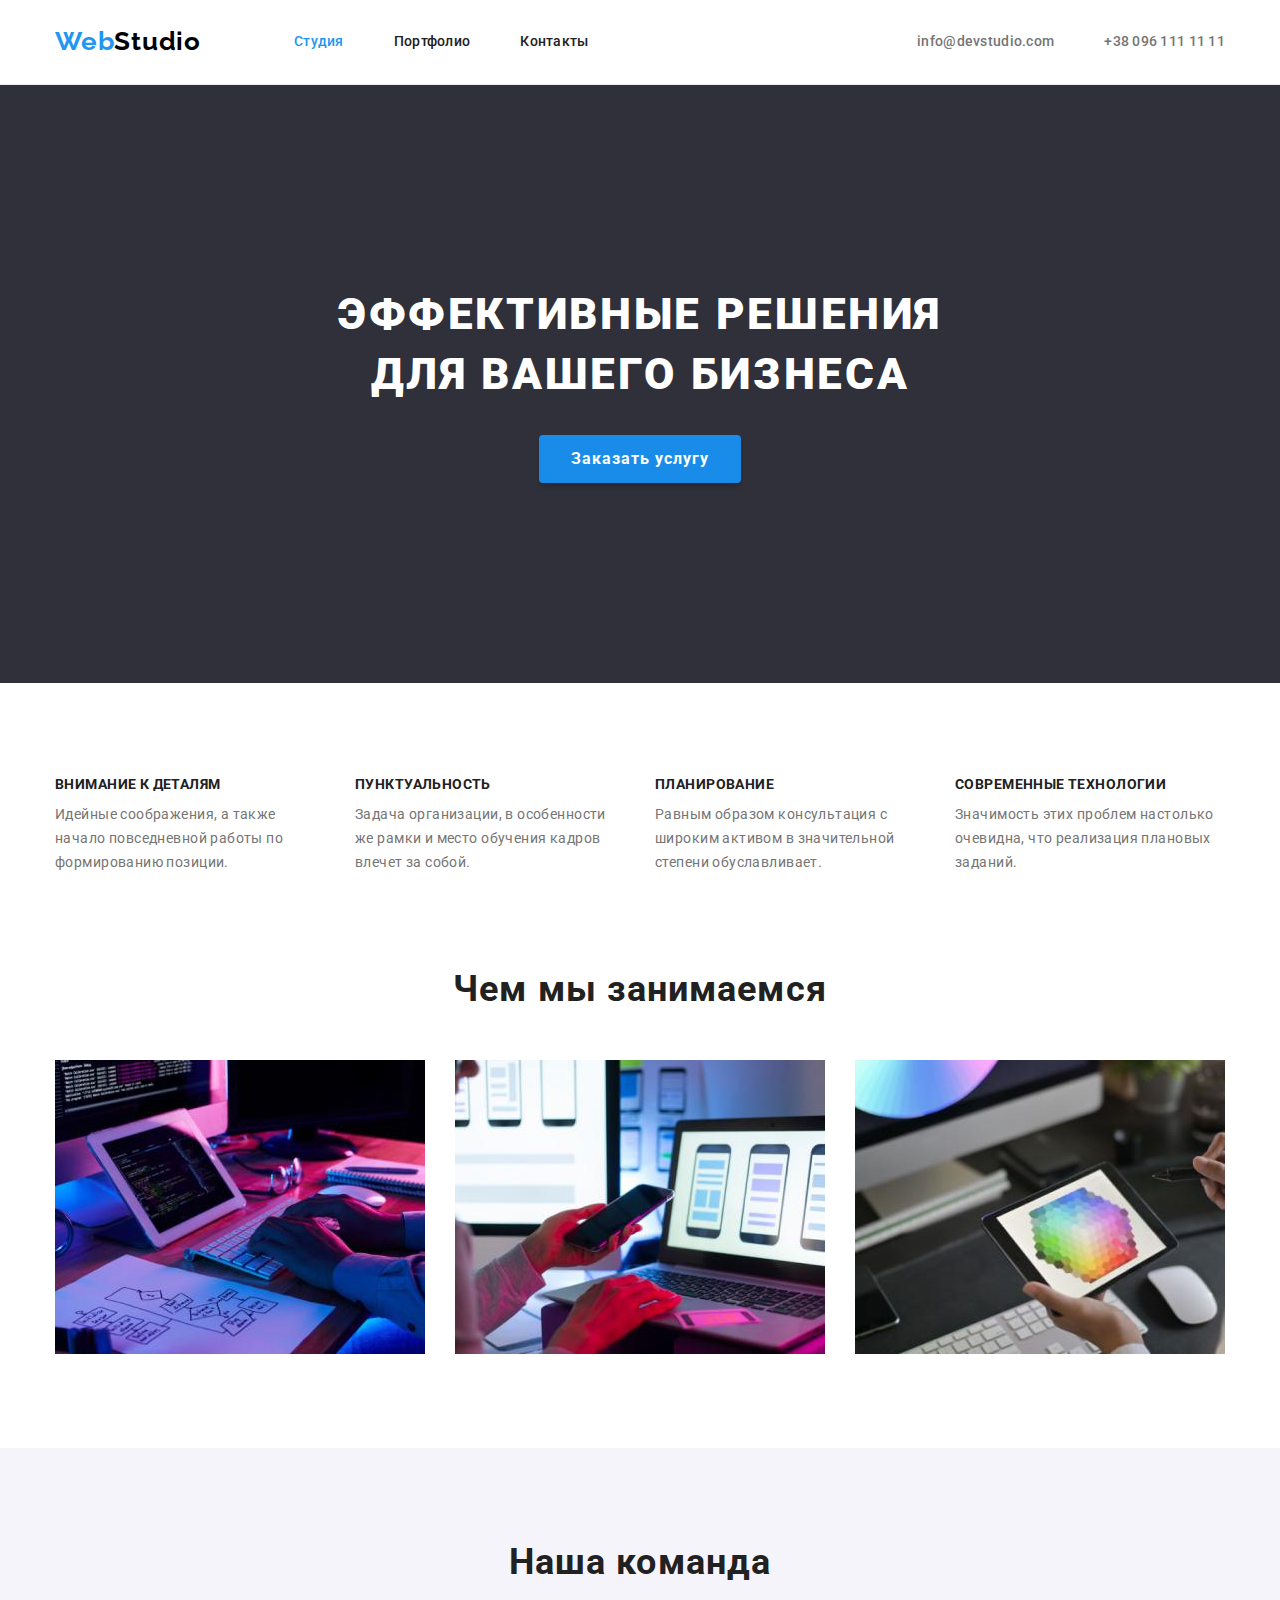
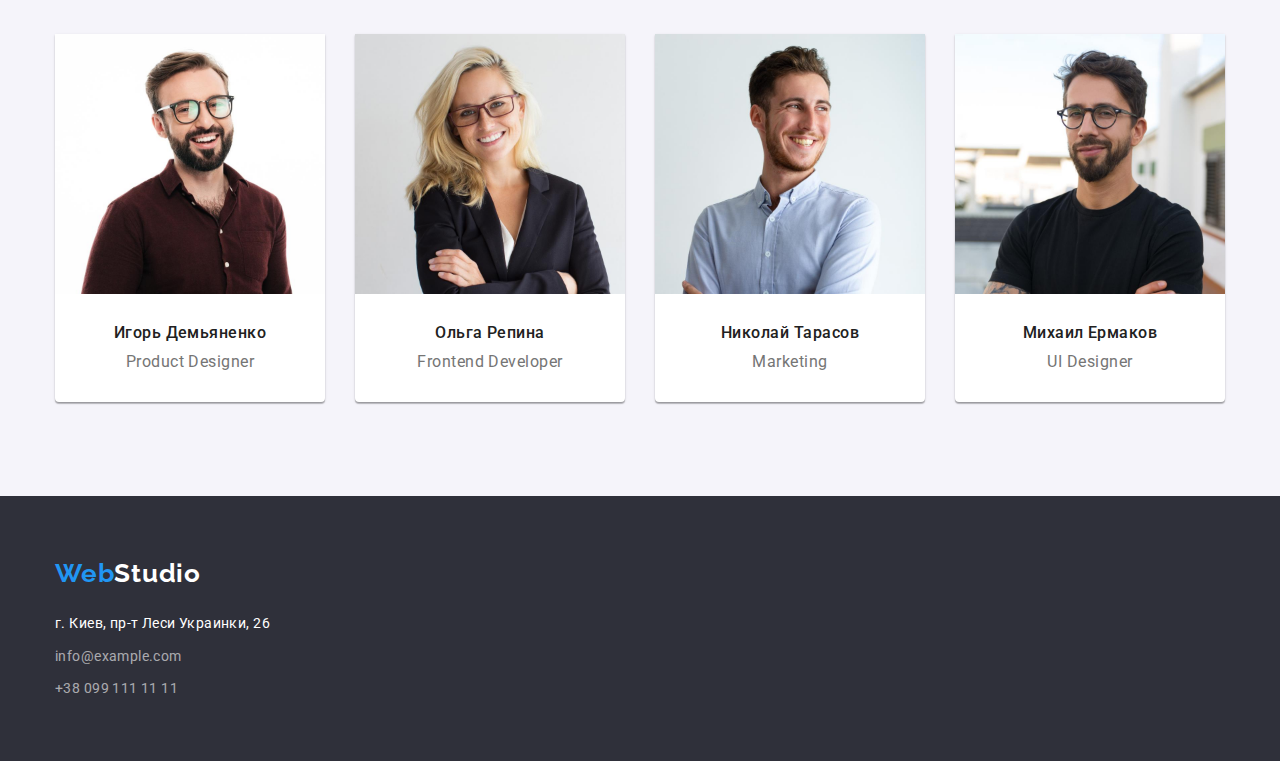
<file: index.html>
<!DOCTYPE html>
<html lang="ru">
  <head>
    <meta charset="UTF-8" />
    <meta http-equiv="X-UA-Compatible" content="IE=edge" />
    <meta name="viewport" content="width=device-width, initial-scale=1.0" />
    <title>Web Studio</title>
    <link
      href="https://fonts.googleapis.com/css2?family=Raleway:wght@700&family=Roboto:wght@400;500;700;900&display=swap"
      rel="stylesheet"
    />
    <link rel="stylesheet" href="./style/normalize.css" />
    <link rel="stylesheet" href="./style/style.css" />
  </head>
  <body>
    <!-- header -->
    <header class="page-header">
      <div class="container main-nav">
        <nav class="site-nav">
          <a class="logo" href="index.html"><span class="accent">Web</span>Studio</a>
          <ul class="nav-content">
            <li class="item">
              <a class="link current" aria-current="page" href="index.html">Студия</a>
            </li>
            <li class="item"><a class="link" href="portfolio.html">Портфолио</a></li>
            <li class="item"><a class="link" href="">Контакты</a></li>
          </ul>
        </nav>

        <!-- header contacts -->
        <ul class="header-contacts">
          <li class="item">
            <a class="link" href="mailto:info@devstudio.com">info@devstudio.com</a>
          </li>
          <li class="item">
            <a class="link" href="tel:+380961111111">+38 096 111 11 11</a>
          </li>
        </ul>
      </div>
    </header>

    <main>
      <!-- section hero -->
      <section class="hero">
        <div class="container">
          <h1 class="hero-title">
            Эффективные решения <br />
            для вашего бизнеса
          </h1>
          <button class="button-hero" type="button">Заказать услугу</button>
        </div>
      </section>

      <!-- section feature -->
      <section class="section">
        <div class="container">
          <h2 class="visually-hidden">Lorem, ipsum dolor.</h2>
          <ul class="feature-list">
            <li class="item">
              <h3 class="feature-title">Внимание к деталям</h3>
              <p class="feature-subtitle">
                Идейные соображения, а также начало повседневной работы по формированию позиции.
              </p>
            </li>
            <li class="item">
              <h3 class="feature-title">Пунктуальность</h3>
              <p class="feature-subtitle">
                Задача организации, в особенности же рамки и место обучения кадров влечет за собой.
              </p>
            </li>
            <li class="item">
              <h3 class="feature-title">Планирование</h3>
              <p class="feature-subtitle">
                Равным образом консультация с широким активом в значительной степени обуславливает.
              </p>
            </li>
            <li class="item">
              <h3 class="feature-title">Современные технологии</h3>
              <p class="feature-subtitle">
                Значимость этих проблем настолько очевидна, что реализация плановых заданий.
              </p>
            </li>
          </ul>
        </div>
      </section>

      <!-- section about job -->
      <section class="section no-padding-top">
        <div class="container">
          <h2 class="section-title">Чем мы занимаемся</h2>
          <ul class="job-descr-list">
            <li class="job-descr-item">
              <img src="./images/imgdescription.jpg" width="370" alt="Coding" />
            </li>
            <li class="job-descr-item">
              <img src="./images/imgdescription2.jpg" width="370" alt="Adaptive" />
            </li>
            <li class="job-descr-item">
              <img src="./images/imgdescription3.jpg" width="370" alt="Webdesign" />
            </li>
          </ul>
        </div>
      </section>

      <!-- section our team -->
      <section class="section ourteam">
        <div class="container">
          <h2 class="section-title">Наша команда</h2>
          <ul class="team-list">
            <li class="team-item">
              <img src="./images/imgourteam1.jpg" alt="Igor Demianenko" width="270" />
              <div class="box-content">
                <h3 class="employee-name">Игорь Демьяненко</h3>
                <p class="employee-post">Product Designer</p>
              </div>
            </li>
            <li class="team-item">
              <img src="./images/imgourteam2.jpg" alt="Olga Repina" width="270" />
              <div class="box-content">
                <h3 class="employee-name">Ольга Репина</h3>
                <p class="employee-post">Frontend Developer</p>
              </div>
            </li>
            <li class="team-item">
              <img src="./images/imgourteam3.jpg" alt="Nikolai Tarasov" width="270" />
              <div class="box-content">
                <h3 class="employee-name">Николай Тарасов</h3>
                <p class="employee-post">Marketing</p>
              </div>
            </li>
            <li class="team-item">
              <img src="./images/imgourteam4.jpg" alt="Mikhail Ermakov" width="270" />
              <div class="box-content">
                <h3 class="employee-name">Михаил Ермаков</h3>
                <p class="employee-post">UI Designer</p>
              </div>
            </li>
          </ul>
        </div>
      </section>
    </main>

    <!-- footer -->
    <footer class="page-footer">
      <div class="container">
        <address>
          <a class="logo" href="index.html"><span class="accent">Web</span>Studio</a>
          <ul class="footer-list">
            <li class="item">
              <a class="footer-link" href="https://goo.gl/maps/7V2KFMS97qNm39mE7" target="_blank">
                г. Киев, пр-т Леси Украинки, 26</a
              >
            </li>
            <li class="item">
              <a class="footer-link opacity-link" href="mailto:info@example.com"
                >info@example.com</a
              >
            </li>
            <li class="item">
              <a class="footer-link opacity-link" href="tel:+380991111111">+38 099 111 11 11</a>
            </li>
          </ul>
        </address>
      </div>
    </footer>
  </body>
</html>
</file>
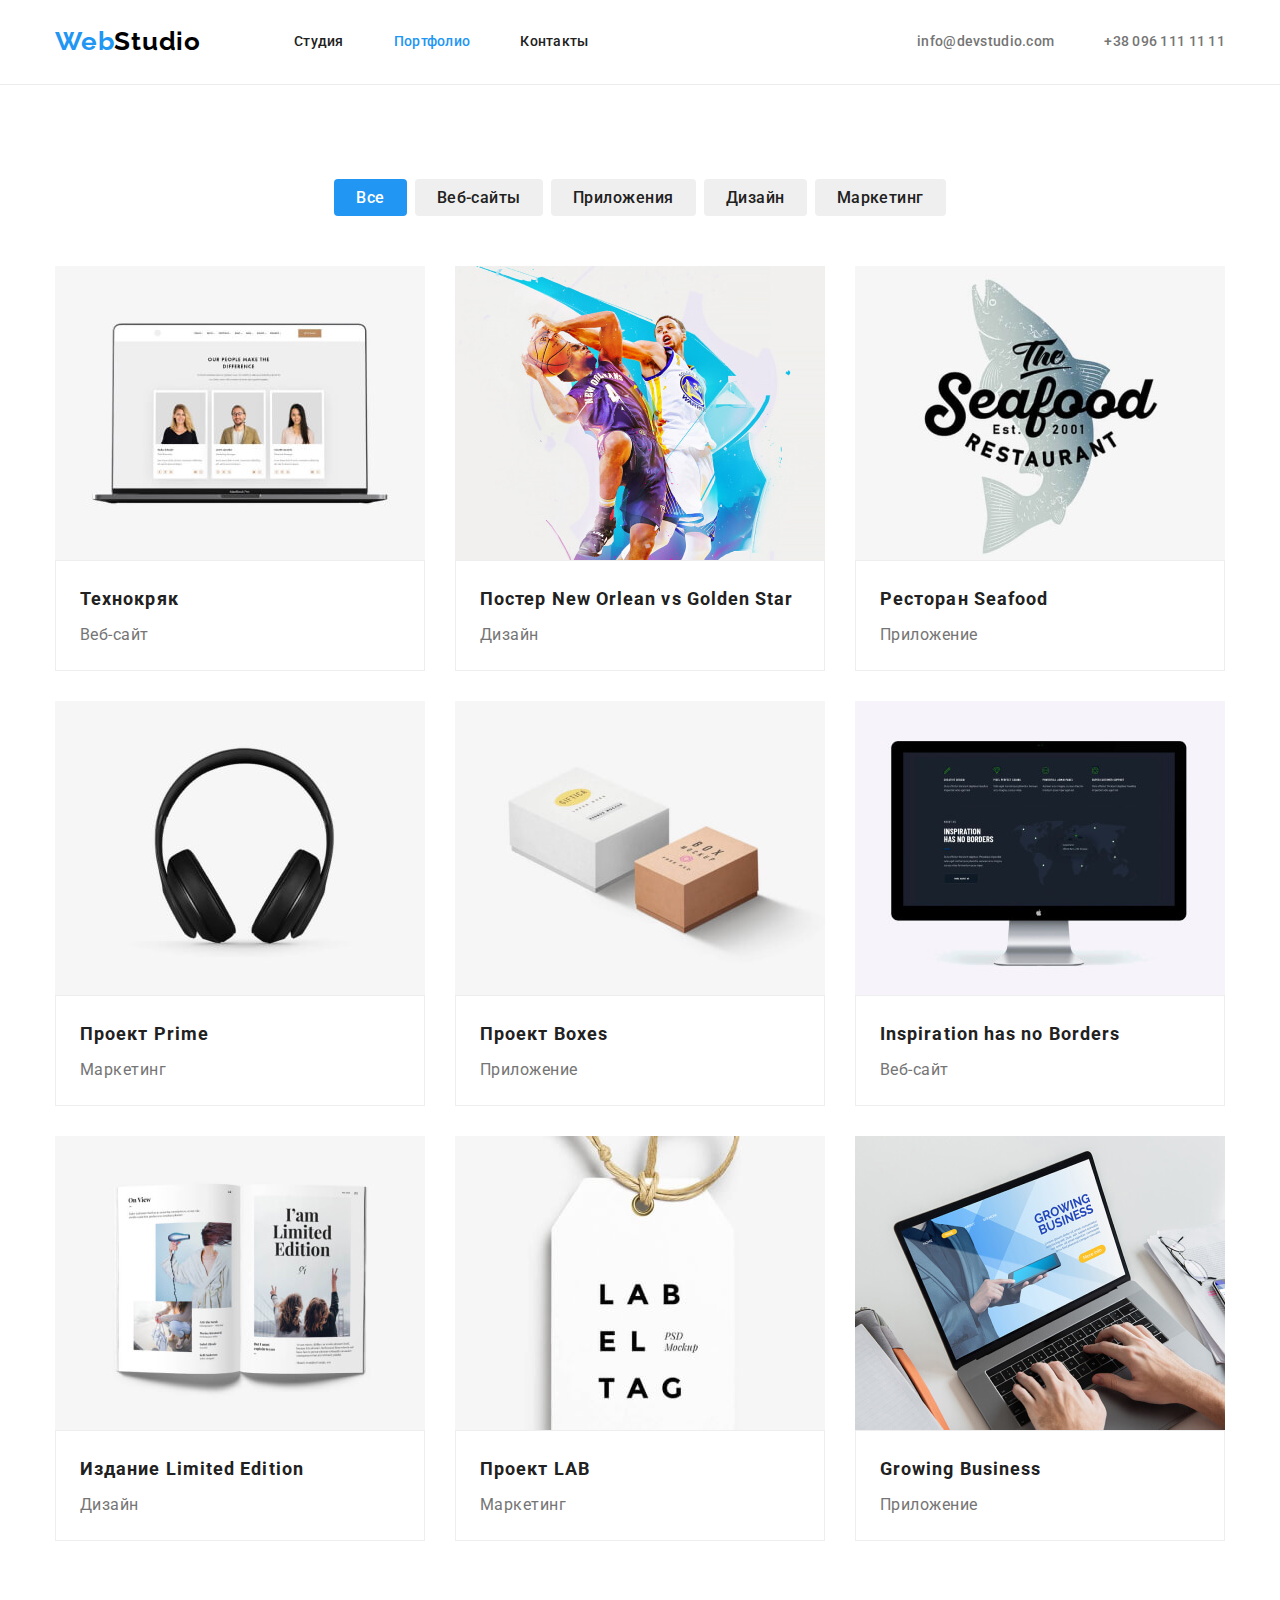
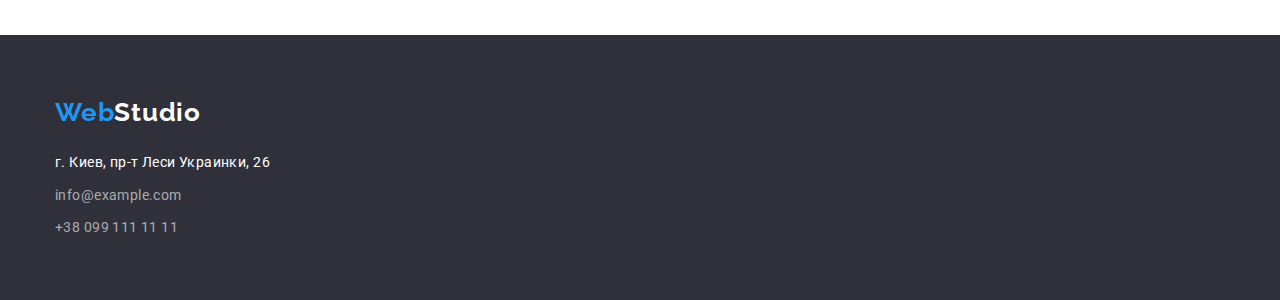
<file: portfolio.html>
<!DOCTYPE html>
<html lang="ru">
  <head>
    <meta charset="UTF-8" />
    <meta http-equiv="X-UA-Compatible" content="IE=edge" />
    <meta name="viewport" content="width=device-width, initial-scale=1.0" />
    <link
      href="https://fonts.googleapis.com/css2?family=Raleway:wght@700&family=Roboto:wght@400;500;700;900&display=swap"
      rel="stylesheet"
    />
    <title>Portfolio</title>
    <link rel="stylesheet" href="./style/normalize.css" />
    <link rel="stylesheet" href="./style/style.css" />
  </head>
  <body>
    <!-- header -->
    <header class="page-header">
      <div class="container main-nav">
        <nav class="site-nav">
          <a class="logo" href="index.html"><span class="accent">Web</span>Studio</a>
          <ul class="nav-content">
            <li class="item">
              <a class="link" href="index.html">Студия</a>
            </li>
            <li class="item">
              <a class="link current" aria-current="page" href="portfolio.html">Портфолио</a>
            </li>
            <li class="item"><a class="link" href="">Контакты</a></li>
          </ul>
        </nav>

        <!-- header contacts -->

        <ul class="header-contacts">
          <li class="item">
            <a class="link" href="mailto:info@devstudio.com">info@devstudio.com</a>
          </li>
          <li class="item">
            <a class="link" href="tel:+380961111111">+38 096 111 11 11</a>
          </li>
        </ul>
      </div>
    </header>

    <!-- section portfolio -->

    <main>
      <section class="section">
        <div class="container">
          <h1 class="visually-hidden">Lorem ipsum dolor sit amet.</h1>
          <ul class="filters">
            <li class="item"><button class="button-item current-btn" type="button">Все</button></li>
            <li class="item"><button class="button-item" type="button">Веб-сайты</button></li>
            <li class="item"><button class="button-item" type="button">Приложения</button></li>
            <li class="item"><button class="button-item" type="button">Дизайн</button></li>
            <li class="item"><button class="button-item" type="button">Маркетинг</button></li>
          </ul>

          <ul class="block-cards">
            <li class="card-items">
              <a class="card-link" href="">
                <img width="370" src="./images/imgportfolio.jpg" alt="website" />
                <div class="wrapper-title">
                  <h2 class="card-title">Технокряк</h2>
                  <p class="card-subtitle">Веб-сайт</p>
                </div>
              </a>
            </li>

            <li class="card-items">
              <a class="card-link" href="">
                <img width="370" src="./images/imgportfolio2.jpg" alt="design" />
                <div class="wrapper-title">
                  <h2 class="card-title">Постер New Orlean vs Golden Star</h2>
                  <p class="card-subtitle">Дизайн</p>
                </div>
              </a>
            </li>

            <li class="card-items">
              <a class="card-link" href="">
                <img width="370" src="./images/imgportfolio3.jpg" alt="application" />
                <div class="wrapper-title">
                  <h2 class="card-title">Ресторан Seafood</h2>
                  <p class="card-subtitle">Приложение</p>
                </div>
              </a>
            </li>

            <li class="card-items">
              <a class="card-link" href="">
                <img width="370" src="./images/imgportfolio4.jpg" alt="marketing" />
                <div class="wrapper-title">
                  <h2 class="card-title">Проект Prime</h2>
                  <p class="card-subtitle">Маркетинг</p>
                </div>
              </a>
            </li>

            <li class="card-items">
              <a class="card-link" href="">
                <img width="370" src="./images/imgportfolio5.jpg" alt="application" />
                <div class="wrapper-title">
                  <h2 class="card-title">Проект Boxes</h2>
                  <p class="card-subtitle">Приложение</p>
                </div>
              </a>
            </li>

            <li class="card-items">
              <a class="card-link" href="">
                <img width="370" src="./images/imgportfolio6.jpg" alt="website" />
                <div class="wrapper-title">
                  <h2 class="card-title">Inspiration has no Borders</h2>
                  <p class="card-subtitle">Веб-сайт</p>
                </div>
              </a>
            </li>

            <li class="card-items">
              <a class="card-link" href="">
                <img width="370" src="./images/imgportfolio7.jpg" alt="design" />
                <div class="wrapper-title">
                  <h2 class="card-title">Издание Limited Edition</h2>
                  <p class="card-subtitle">Дизайн</p>
                </div>
              </a>
            </li>

            <li class="card-items">
              <a class="card-link" href="">
                <img width="370" src="./images/imgportfolio8.jpg" alt="Marketing" />
                <div class="wrapper-title">
                  <h2 class="card-title">Проект LAB</h2>
                  <p class="card-subtitle">Маркетинг</p>
                </div>
              </a>
            </li>

            <li class="card-items">
              <a class="card-link" href="">
                <img width="370" src="./images/imgportfolio9.jpg" alt="application" />
                <div class="wrapper-title">
                  <h2 class="card-title">Growing Business</h2>
                  <p class="card-subtitle">Приложение</p>
                </div>
              </a>
            </li>
          </ul>
        </div>
      </section>
    </main>

    <!-- footer -->

    <footer class="page-footer">
      <div class="container">
        <address>
          <a class="logo" href="index.html"><span class="accent">Web</span>Studio</a>
          <ul class="footer-list">
            <li class="item">
              <a class="footer-link" href="https://goo.gl/maps/7V2KFMS97qNm39mE7" target="_blank">
                г. Киев, пр-т Леси Украинки, 26</a
              >
            </li>
            <li class="item">
              <a class="footer-link opacity-link" href="mailto:info@example.com"
                >info@example.com</a
              >
            </li>
            <li class="item">
              <a class="footer-link opacity-link" href="tel:+380991111111">+38 099 111 11 11</a>
            </li>
          </ul>
        </address>
      </div>
    </footer>
  </body>
</html>
</file>
<file: style/style.css>
:root {
  --logo-black-color: #000000;
  --main-color-text: #212121;
  --second-color-text: #ffffff;
  --link-hover-color: #2196f3;
  --subtitle-color: #757575;
  --border-color: #ececec;
  --border-portfolio-color: #eeeeee;
  --hero-bg-color: #2f303a;
  --hero-button-color: #188ce8;
  --filter-button-bgcolor: #f5f4fa;
  --backgroun-ourteam-section: #f5f4fa;
  --ourteam-bgcolor: #f5f4fa;
  --footer-link-color: rgba(255, 255, 255, 0.6);
}
/* body */

body {
  font-family: 'Roboto', sans-serif;
  font-size: 14px;

  background-color: var(--second-color-text);
  color: var(--main-color-text);
}

h1,
h2,
h3,
h4 {
  margin: 0;
}
ul {
  list-style: none;
  padding: 0;
  margin: 0;
}

/* header */

.container {
  width: 1200px;
  padding-left: 15px;
  padding-right: 15px;
  margin-left: auto;
  margin-right: auto;
}
.page-header {
  border-bottom: 1px solid var(--border-color);
}

.logo {
  display: block;
  padding-top: 24px;
  padding-bottom: 24px;

  color: var(--logo-black-color);
  font-family: 'Raleway', sans-serif;
  font-weight: 700;
  font-size: 26px;
  line-height: 1.38;
  letter-spacing: 0.03em;
  text-decoration: none;
}

ul {
  list-style: none;
  padding: 0;
  margin: 0;
}

.nav-content .link {
  color: var(--main-color-text);
  font-weight: 500;
  line-height: 1.4;
  letter-spacing: 0.02em;
  text-decoration: none;
}

.nav-content .item + .item,
.header-contacts .item + .item {
  margin-left: 50px;
}

/* .nav-content .item:not(:last-child),
.header-contacts .item:not(:last-child) {
  margin-right: 50px;
} */

/* header contacts */

.header-contacts .link {
  color: var(--subtitle-color);
  font-weight: 500;
  line-height: 1.4;
  letter-spacing: 0.02em;
  text-decoration: none;
}

.nav-content .link,
.header-contacts .link {
  display: block;
  padding-top: 32px;
  padding-bottom: 32px;
}

.accent {
  color: var(--link-hover-color);
}

.nav-content .link:hover,
.nav-content .link:focus,
.header-contacts .link:hover,
.header-contacts .link:focus,
.nav-content .link.current {
  color: var(--link-hover-color);
}

/* flex header*/

.main-nav {
  display: flex;
  align-items: center;
}

.nav-content {
  display: flex;
  margin-left: 93px;
}

.site-nav {
  display: flex;
}
.header-contacts {
  display: flex;
  margin-left: auto;
}

/* section-padding */

.section {
  padding: 94px 0;
}
.section.no-padding-top {
  padding-top: 0;
}

/* section hero */

.hero {
  background-color: var(--hero-bg-color);
  color: var(--second-color-text);
  text-align: center;

  padding-top: 200px;
  padding-bottom: 200px;
}

.hero-title {
  margin-bottom: 30px;

  font-weight: 900;
  font-size: 44px;
  line-height: 1.36;
  letter-spacing: 0.06em;
  text-transform: uppercase;
}

.button-hero {
  min-width: 200px;
  padding: 10px 32px;

  background-color: var(--hero-button-color);
  color: var(--second-color-text);
  font-weight: 700;
  font-size: 16px;
  line-height: 1.8;
  letter-spacing: 0.06em;

  box-shadow: 0px 4px 4px rgba(0, 0, 0, 0.15);
  border-radius: 4px;
  border-style: none;
  cursor: pointer;
}

.button-hero:hover {
  background-color: var(--link-hover-color);
}

/* section feature */

.visually-hidden {
  position: absolute;
  width: 1px;
  height: 1px;
  margin: -1px;
  border: 0;
  padding: 0;
  white-space: nowrap;
  clip-path: inset(100%);
  clip: rect(0 0 0 0);
  overflow: hidden;
}
.feature-list {
  display: flex;
}

.feature-list .item {
  width: calc((100% - 90px) / 4);
  margin-right: 30px;
}

.feature-list .item:nth-child(4) {
  margin-right: 0;
}

.feature-title {
  margin-bottom: 10px;

  font-weight: 700;
  font-size: 14px;
  line-height: 1.14;
  letter-spacing: 0.03em;
  text-transform: uppercase;
}

.feature-subtitle {
  margin-bottom: 0;
  margin-top: 0;

  font-weight: 400;
  font-size: 14px;
  line-height: 1.7;
  letter-spacing: 0.03em;
  color: var(--subtitle-color);
}

/* section about job */

.section-title {
  margin-bottom: 50px;

  font-weight: 700;
  font-size: 36px;
  line-height: 1.16;
  text-align: center;
  letter-spacing: 0.03em;
}

.job-descr-list {
  display: flex;
}

.job-descr-item {
  width: calc((100%-60px) / 3);
  margin-right: 30px;
}

.job-descr-item:nth-child(3n) {
  margin-right: 0;
}

.job-descr-item img,
.team-list img,
.card-link > img {
  display: block;
}

/* section our team */

.ourteam {
  background-color: var(--backgroun-ourteam-section);
}

.team-list {
  display: flex;

  text-align: center;
}

.team-list .team-item {
  width: calc((100%-90px) / 4);
  margin-right: 30px;

  background: var(--second-color-text);
  box-shadow: 0px 1px 3px rgba(0, 0, 0, 0.12), 0px 1px 1px rgba(0, 0, 0, 0.14),
    0px 2px 1px rgba(0, 0, 0, 0.2);
  border-radius: 0px 0px 4px 4px;
}
.team-list .team-item:nth-child(4) {
  margin-right: 0;
}

.box-content {
  padding-top: 30px;
  padding-bottom: 30px;
}

.employee-name {
  margin-bottom: 10px;

  font-weight: 500;
  font-size: 16px;
  line-height: 1.18;
  letter-spacing: 0.03em;
}

.employee-post {
  margin-top: 0;
  margin-bottom: 0;

  font-weight: 400;
  font-size: 16px;
  line-height: 1.18;
  letter-spacing: 0.03em;
  color: var(--subtitle-color);
}

/* footer */

.page-footer {
  background-color: var(--hero-bg-color);
  padding-bottom: 60px;
  padding-top: 60px;
}

.page-footer .logo {
  display: inline-block;
  margin-bottom: 20px;
  padding: 0;

  color: var(--second-color-text);
  font-style: normal;
}

.footer-link {
  font-style: normal;
  font-weight: 400;
  font-size: 14px;
  line-height: 1.7;
  letter-spacing: 0.03em;
  color: var(--second-color-text);
  text-decoration: none;
}
.footer-link:hover,
.footer-link:hover.opacity-link:hover,
.footer-link:focus,
.footer-link:hover.opacity-link:focus {
  color: var(--link-hover-color);
}

.footer-list .item:not(:last-child) {
  margin-bottom: 9px;
}

.footer-link.opacity-link {
  color: var(--footer-link-color);
}

/* PAGE PORTFOLIO */

.filters {
  display: flex;
  justify-content: center;

  margin-bottom: 50px;
}
.filters .button-item {
  font-weight: 500;
  font-size: 16px;
  line-height: 1.6;
  text-align: center;
  letter-spacing: 0.03em;
  color: var(--main-color-text);
  cursor: pointer;

  padding: 6px 22px;
  border-radius: 4px;
  border-style: none;
}
.filters .button-item.current-btn {
  background-color: var(--link-hover-color);
  color: var(--second-color-text);
}
.filters .item + .item {
  margin-left: 8px;
}
.filters .button-item:hover {
  box-shadow: 0px 3px 1px rgba(0, 0, 0, 0.1), 0px 1px 2px rgba(0, 0, 0, 0.08),
    0px 2px 2px rgba(0, 0, 0, 0.12);
}

/* section cards */

.card-link {
  text-decoration: none;
}

.card-items .card-title {
  font-weight: 700;
  font-size: 18px;
  line-height: 36px;
  letter-spacing: 0.06em;
  color: var(--main-color-text);
}

.card-items .card-subtitle {
  margin-top: 4px;
  margin-bottom: 0;

  font-weight: 400;
  font-size: 16px;
  line-height: 1.8;
  letter-spacing: 0.03em;
  color: var(--subtitle-color);
}

.block-cards {
  display: flex;
  flex-wrap: wrap;
}

.block-cards .card-items {
  width: 370px;
  /* !! width: calc((100%-60px) / 3); */
  margin-right: 30px;
  margin-bottom: 30px;
}

.card-items:nth-child(3n) {
  margin-right: 0;
}
.card-items:nth-last-child(-n + 3) {
  margin-bottom: 0;
}

.block-cards .wrapper-title {
  padding: 20px 24px;

  background: var(--second-color-text);
  border: 1px solid var(--border-portfolio-color);
}
</file>
